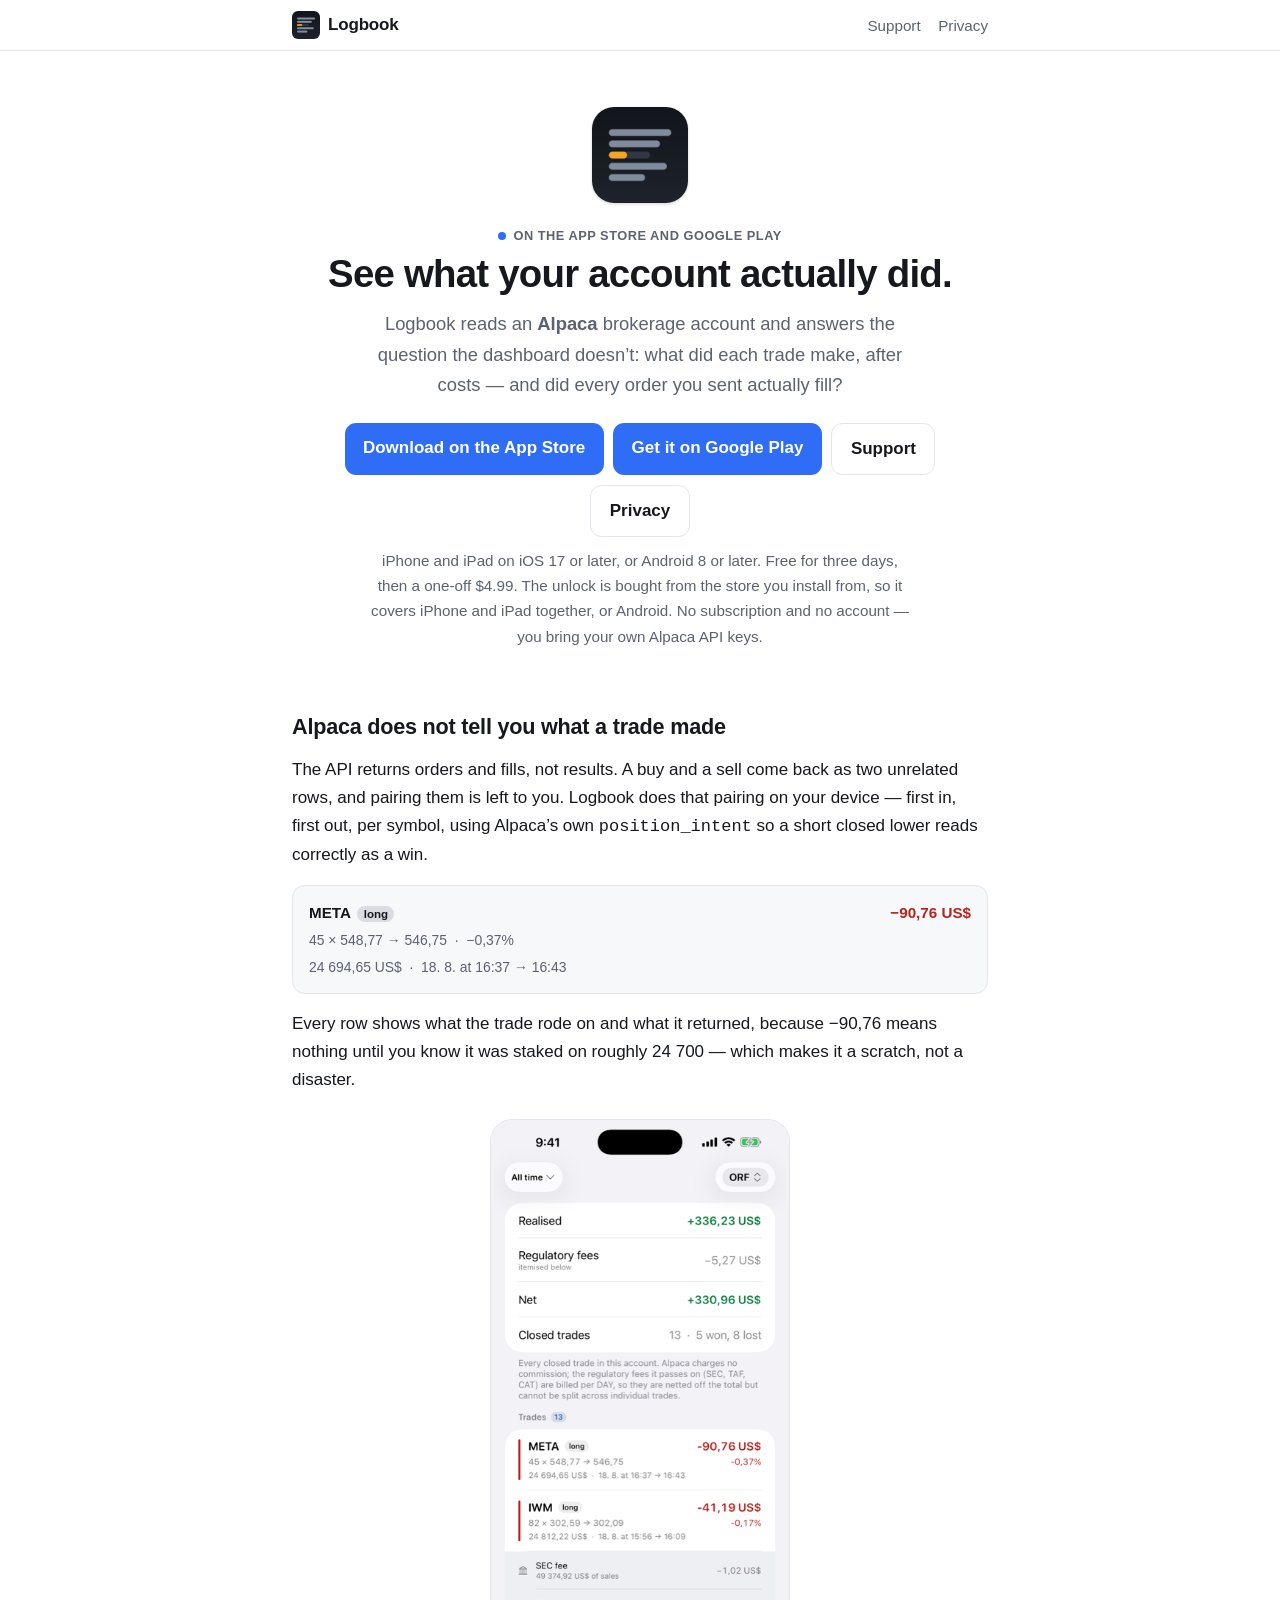
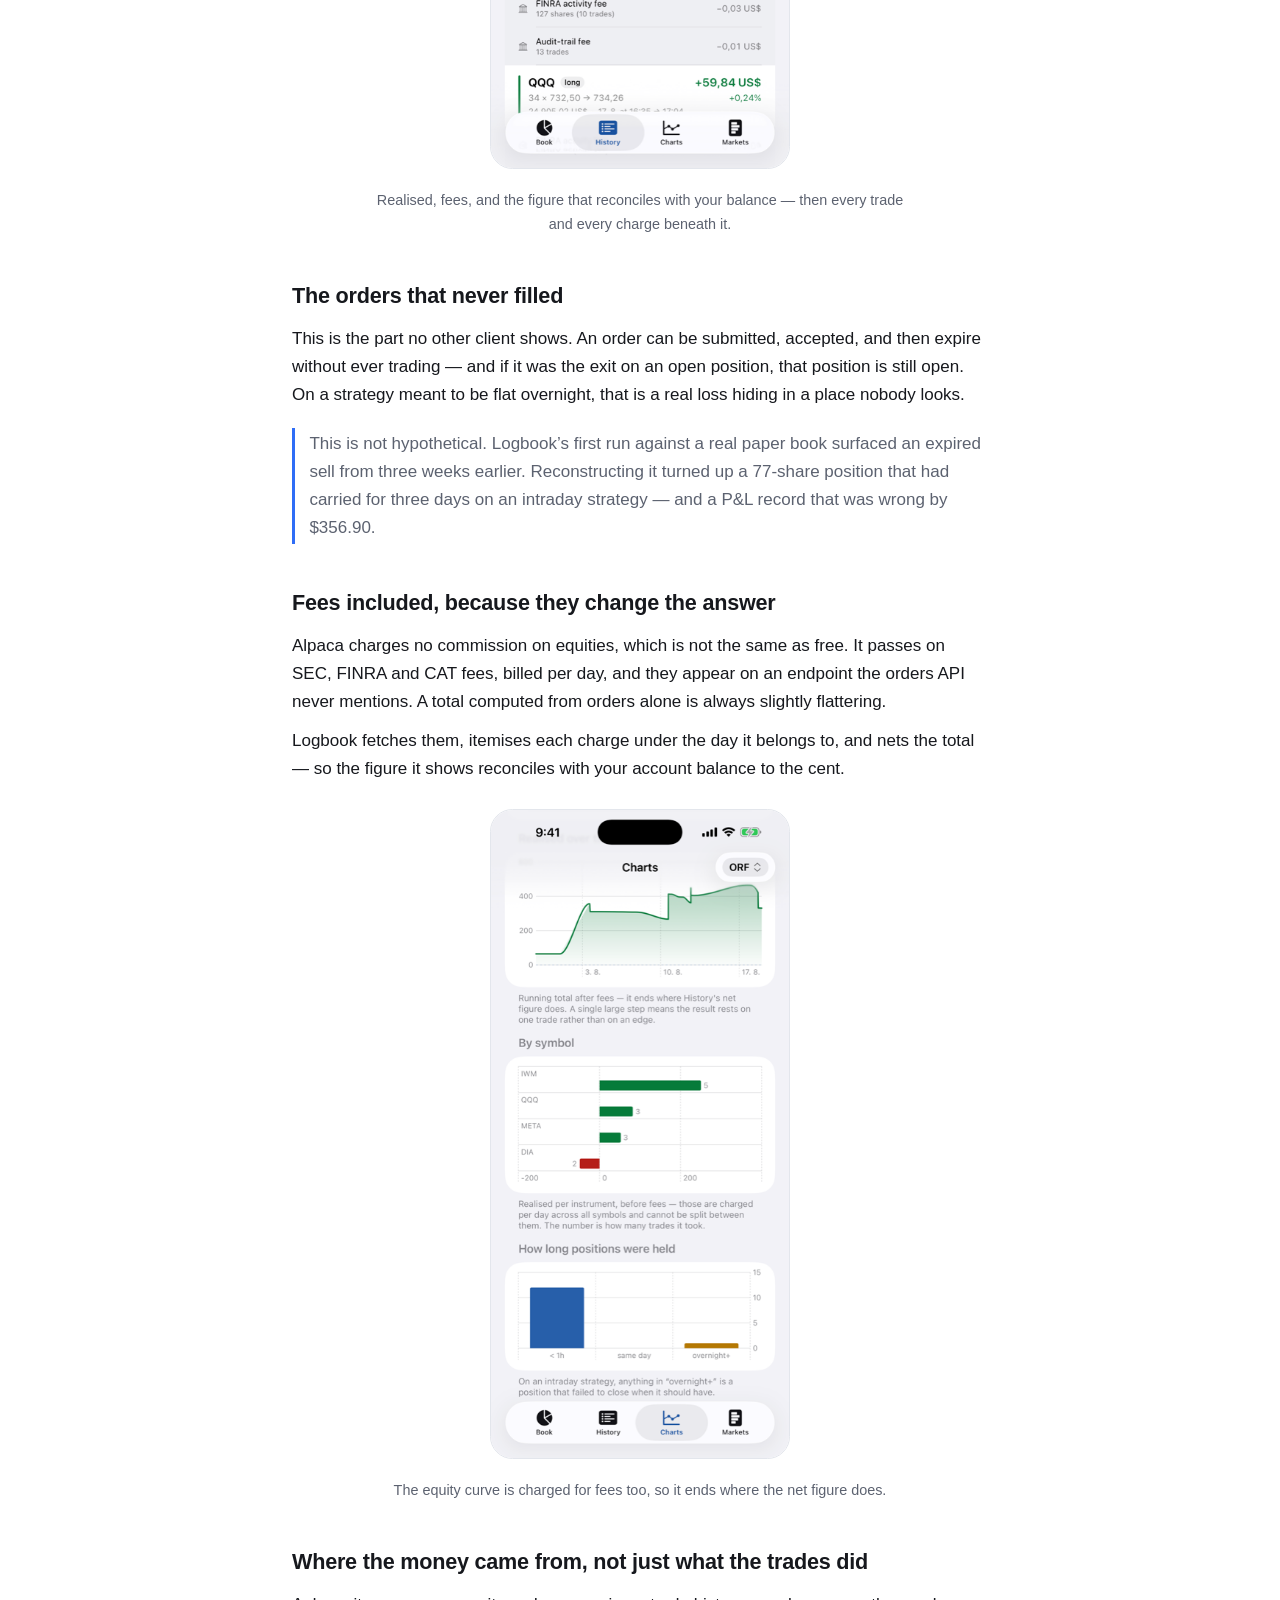
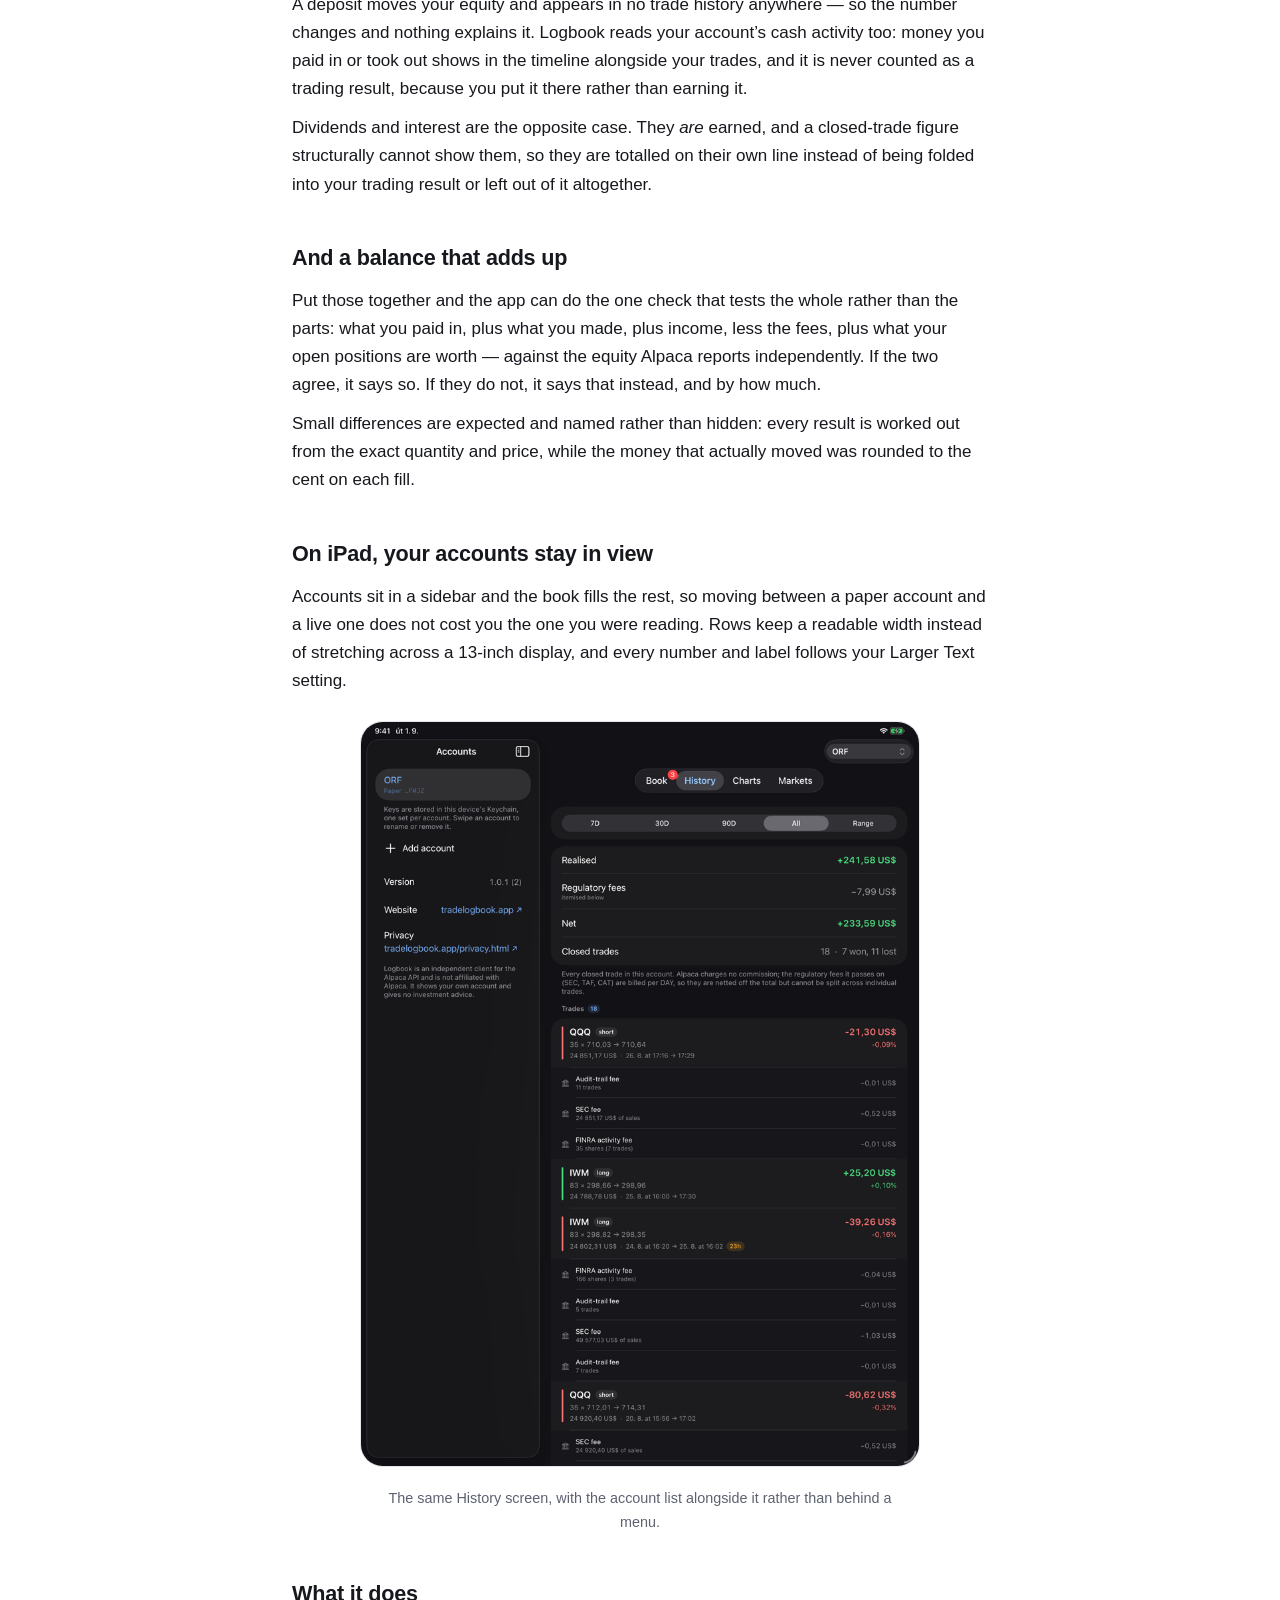
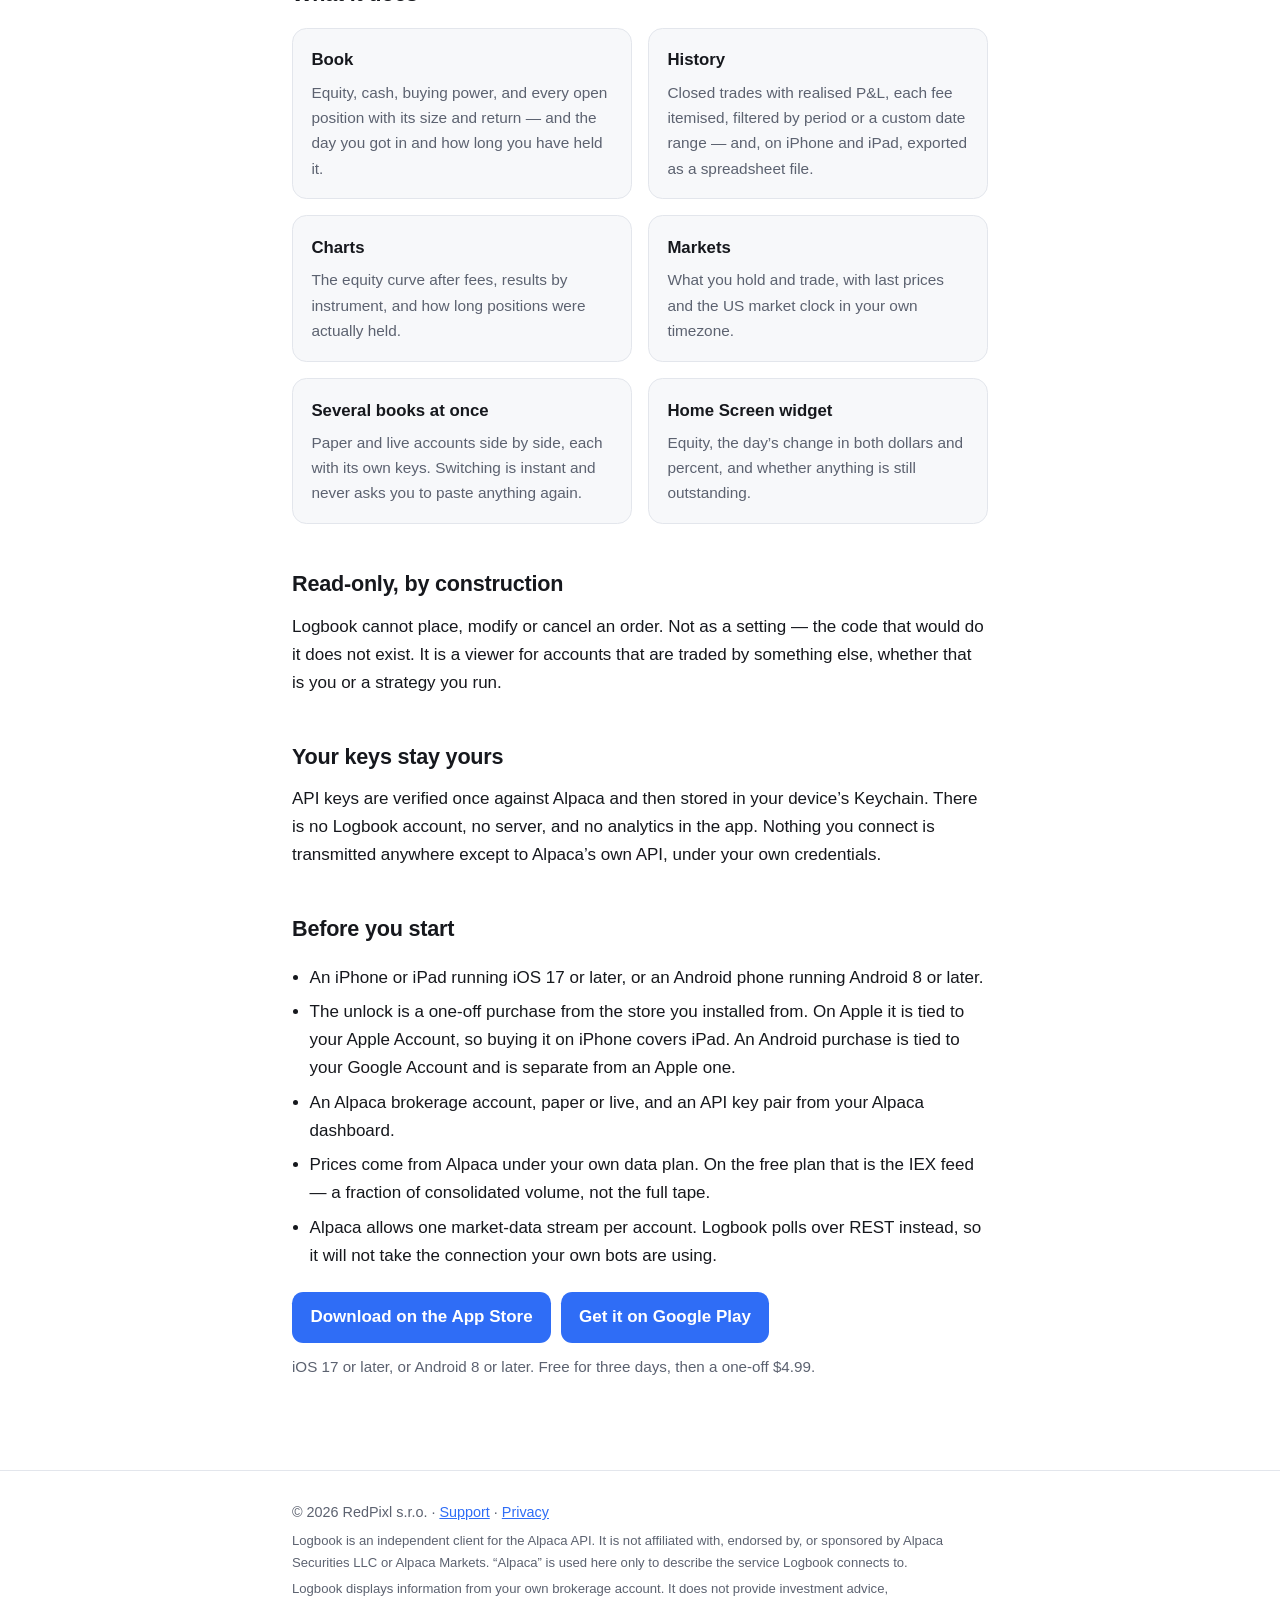
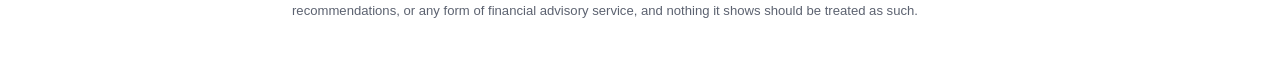
<file: index.html>
<!doctype html>
<html lang="en">
<head>
<meta charset="utf-8">
<meta name="viewport" content="width=device-width, initial-scale=1">
<title>Logbook — see what your Alpaca account actually did</title>
<meta name="description" content="An iOS and Android client for Alpaca that computes realised P&amp;L trade by trade, nets the regulatory fees, and shows the orders that were submitted and never filled. Your API keys stay in your device's Keychain. No account, no subscription.">
<link rel="icon" href="/favicon-32.png" sizes="32x32">
<link rel="icon" href="/icon-512.png" sizes="512x512">
<link rel="apple-touch-icon" href="/apple-touch-icon.png">
<meta name="theme-color" content="#2f6df6">
<link rel="canonical" href="https://tradelogbook.app/">
<meta property="og:type" content="website">
<meta property="og:site_name" content="Logbook">
<meta property="og:url" content="https://tradelogbook.app/">
<meta property="og:title" content="Logbook — see what your Alpaca account actually did">
<meta property="og:description" content="Realised P&amp;L trade by trade, net of fees, plus the orders that never filled. Read-only. Your keys never leave your device.">
<meta property="og:image" content="https://tradelogbook.app/og-image.png">
<meta property="og:image:width" content="1200">
<meta property="og:image:height" content="630">
<meta property="og:image:alt" content="Logbook for Alpaca — the History screen showing realised P&amp;L, regulatory fees itemised, and net.">
<meta name="twitter:card" content="summary_large_image">
<meta name="twitter:image" content="https://tradelogbook.app/og-image.png">
<script type="application/ld+json">
{
  "@context": "https://schema.org",
  "@type": "SoftwareApplication",
  "name": "Logbook",
  "applicationCategory": "FinanceApplication",
  "alternateName": "Logbook for Alpaca",
  "operatingSystem": "iOS 17+, iPadOS 17+, Android 8+",
  "applicationSubCategory": "Trading journal",
  "keywords": "Alpaca, Alpaca Markets, Alpaca API, Alpaca trading journal, trade journal, trading journal, realised P&L, realized P&L, profit and loss, brokerage account, algorithmic trading, algo trading, paper trading, order reconciliation, unfilled orders, regulatory fees, SEC Section 31, FINRA TAF",
  "featureList": [
    "Realised profit and loss for an Alpaca account, computed trade by trade",
    "Regulatory fees (SEC Section 31, FINRA TAF, CAT) itemised and netted off",
    "Orders that were submitted to Alpaca and never filled",
    "Equity curve, results by instrument, and hold-time distribution",
    "Multiple Alpaca paper and live accounts, kept separate",
    "Read-only: it cannot place, modify or cancel an order",
    "Deposits, withdrawals, dividends and interest shown alongside your trades",
    "Reconciliation: funding plus realised plus income less fees, checked against your balance",
    "When each open position was opened and how long it has been held",
    "Export closed trades as a CSV, with the orders that opened and closed each trade (iPhone and iPad; coming to Android)",
    "Buying power labelled with what it measures: day trading, margin or cash (iPhone and iPad; coming to Android)",
    "Built for iPad, with accounts in a sidebar beside the book",
    "Dynamic Type: every number and label follows the system text size"
  ],
  "description": "A read-only iOS and Android client for Alpaca brokerage accounts: realised profit and loss computed trade by trade and regulatory fees netted — and deposits and income shown alongside the trades and a reconciliation of your balance against what the account actually did.",
  "url": "https://tradelogbook.app/",
  "image": "https://tradelogbook.app/icon-512.png",
  "offers": [
    {
      "@type": "Offer",
      "name": "Download",
      "description": "Free to download, with a three-day trial of everything.",
      "price": "0",
      "priceCurrency": "USD",
      "availability": "https://schema.org/InStock"
    },
    {
      "@type": "Offer",
      "name": "Logbook unlock",
      "description": "One-off in-app purchase after the three-day trial. Not a subscription.",
      "category": "In-app purchase",
      "price": "4.99",
      "priceCurrency": "USD",
      "availability": "https://schema.org/InStock"
    }
  ]
}
</script>
<link rel="stylesheet" href="style.css?v=ea60907b">
</head>
<body>
<header><div class="wrap">
  <a class="mark" href="/"><img src="/icon-96.png" alt="" width="28" height="28">Logbook</a>
  <nav><a href="/support.html">Support</a><a href="/privacy.html">Privacy</a></nav>
</div></header>

<main class="wrap">
<div class="hero">
  <img class="appicon" src="/icon-512.png" alt="" width="96" height="96">
  <p class="status"><span class="dot" aria-hidden="true"></span>On the App Store and Google Play</p>
  <h1>See what your account actually did.</h1>
  <p class="lede">Logbook reads an <strong>Alpaca</strong> brokerage account and answers the question the dashboard doesn’t: what did each trade make, after costs — and did every order you sent actually fill?</p>
  <p class="cta">
    <!-- Country-agnostic /app/id… deliberately: Apple redirects it to the
         visitor's own storefront. A hardcoded /de/ or /us/ link sends everyone
         else through a country switch they did not ask for. -->
    <a class="primary" href="https://apps.apple.com/app/id6803156999">Download on the App Store</a>
    <!-- Play needs no country handling: one URL, Google resolves the storefront
         from the signed-in account. The ?id= form is the canonical one. -->
    <a class="primary" href="https://play.google.com/store/apps/details?id=app.tradelogbook.logbook">Get it on Google Play</a>
    <a class="ghost" href="/support.html">Support</a>
    <a class="ghost" href="/privacy.html">Privacy</a>
  </p>
  <p class="hero-note">iPhone and iPad on iOS 17 or later, or Android 8 or later. Free for three days, then a one-off $4.99. The unlock is bought from the store you install from, so it covers iPhone and iPad together, or Android. No subscription and no account — you bring your own Alpaca API keys.</p>
</div>

<h2>Alpaca does not tell you what a trade made</h2>
<p>The API returns orders and fills, not results. A buy and a sell come back as two unrelated rows, and pairing them is left to you. Logbook does that pairing on your device — first in, first out, per symbol, using Alpaca’s own <code>position_intent</code> so a short closed lower reads correctly as a win.</p>

<div class="row">
  <div class="top"><span><span class="sym">META</span><span class="tag">long</span></span><span class="pl down">−90,76 US$</span></div>
  <div class="meta">45 × 548,77 → 546,75 &nbsp;·&nbsp; −0,37%</div>
  <div class="meta">24 694,65 US$ &nbsp;·&nbsp; 18. 8. at 16:37 → 16:43</div>
</div>

<p>Every row shows what the trade rode on and what it returned, because −90,76 means nothing until you know it was staked on roughly 24 700 — which makes it a scratch, not a disaster.</p>

<figure class="shot">
  <img src="/screens/history.png" alt="Logbook's History screen: realised +336,23 US$, regulatory fees −5,27 US$, net +330,96 US$, then closed trades with each fee itemised under the day it was charged." width="405" height="880" loading="lazy">
  <figcaption>Realised, fees, and the figure that reconciles with your balance — then every trade and every charge beneath it.</figcaption>
</figure>

<h2>The orders that never filled</h2>
<p>This is the part no other client shows. An order can be submitted, accepted, and then expire without ever trading — and if it was the exit on an open position, that position is still open. On a strategy meant to be flat overnight, that is a real loss hiding in a place nobody looks.</p>
<p class="note">This is not hypothetical. Logbook’s first run against a real paper book surfaced an expired sell from three weeks earlier. Reconstructing it turned up a 77-share position that had carried for three days on an intraday strategy — and a P&amp;L record that was wrong by $356.90.</p>

<h2>Fees included, because they change the answer</h2>
<p>Alpaca charges no commission on equities, which is not the same as free. It passes on SEC, FINRA and CAT fees, billed per day, and they appear on an endpoint the orders API never mentions. A total computed from orders alone is always slightly flattering.</p>
<p>Logbook fetches them, itemises each charge under the day it belongs to, and nets the total — so the figure it shows reconciles with your account balance to the cent.</p>

<figure class="shot">
  <img src="/screens/charts.png" alt="Logbook's Charts screen: a cumulative realised curve after fees, results by instrument, and how long positions were held." width="405" height="880" loading="lazy">
  <figcaption>The equity curve is charged for fees too, so it ends where the net figure does.</figcaption>
</figure>

<h2>Where the money came from, not just what the trades did</h2>
<p>A deposit moves your equity and appears in no trade history anywhere — so the number changes and nothing explains it. Logbook reads your account&rsquo;s cash activity too: money you paid in or took out shows in the timeline alongside your trades, and it is never counted as a trading result, because you put it there rather than earning it.</p>
<p>Dividends and interest are the opposite case. They <em>are</em> earned, and a closed-trade figure structurally cannot show them, so they are totalled on their own line instead of being folded into your trading result or left out of it altogether.</p>

<h2>And a balance that adds up</h2>
<p>Put those together and the app can do the one check that tests the whole rather than the parts: what you paid in, plus what you made, plus income, less the fees, plus what your open positions are worth &mdash; against the equity Alpaca reports independently. If the two agree, it says so. If they do not, it says that instead, and by how much.</p>
<p>Small differences are expected and named rather than hidden: every result is worked out from the exact quantity and price, while the money that actually moved was rounded to the cent on each fill.</p>

<h2>On iPad, your accounts stay in view</h2>
<p>Accounts sit in a sidebar and the book fills the rest, so moving between a paper account and a live one does not cost you the one you were reading. Rows keep a readable width instead of stretching across a 13-inch display, and every number and label follows your Larger Text setting.</p>

<figure class="shot wide">
  <img src="/screens/ipad-history.png" alt="Logbook on iPad: an accounts sidebar on the left, and the History screen on the right showing realised profit, regulatory fees, the net figure and the closed trades beneath it." width="840" height="1120" loading="lazy">
  <figcaption>The same History screen, with the account list alongside it rather than behind a menu.</figcaption>
</figure>

<h2>What it does</h2>
<div class="grid">
  <div class="card"><h3>Book</h3><p>Equity, cash, buying power, and every open position with its size and return — and the day you got in and how long you have held it.</p></div>
  <div class="card"><h3>History</h3><p>Closed trades with realised P&amp;L, each fee itemised, filtered by period or a custom date range — and, on iPhone and iPad, exported as a spreadsheet file.</p></div>
  <div class="card"><h3>Charts</h3><p>The equity curve after fees, results by instrument, and how long positions were actually held.</p></div>
  <div class="card"><h3>Markets</h3><p>What you hold and trade, with last prices and the US market clock in your own timezone.</p></div>
  <div class="card"><h3>Several books at once</h3><p>Paper and live accounts side by side, each with its own keys. Switching is instant and never asks you to paste anything again.</p></div>
  <div class="card"><h3>Home Screen widget</h3><p>Equity, the day’s change in both dollars and percent, and whether anything is still outstanding.</p></div>
</div>

<h2>Read-only, by construction</h2>
<p>Logbook cannot place, modify or cancel an order. Not as a setting — the code that would do it does not exist. It is a viewer for accounts that are traded by something else, whether that is you or a strategy you run.</p>

<h2>Your keys stay yours</h2>
<p>API keys are verified once against Alpaca and then stored in your device’s Keychain. There is no Logbook account, no server, and no analytics in the app. Nothing you connect is transmitted anywhere except to Alpaca’s own API, under your own credentials.</p>

<h2>Before you start</h2>
<ul>
  <li>An iPhone or iPad running iOS 17 or later, or an Android phone running Android 8 or later.</li>
  <li>The unlock is a one-off purchase from the store you installed from. On Apple it is tied to your Apple Account, so buying it on iPhone covers iPad. An Android purchase is tied to your Google Account and is separate from an Apple one.</li>
  <li>An Alpaca brokerage account, paper or live, and an API key pair from your Alpaca dashboard.</li>
  <li>Prices come from Alpaca under your own data plan. On the free plan that is the IEX feed — a fraction of consolidated volume, not the full tape.</li>
  <li>Alpaca allows one market-data stream per account. Logbook polls over REST instead, so it will not take the connection your own bots are using.</li>
</ul>

<!-- Second entry point. By the time anyone has read this far the hero button is
     a long way back up the page, and this is the point where they have their
     answer. Same country-agnostic /app/id… link as the hero: Apple redirects it
     to the visitor's own storefront. -->
<p class="cta">
  <a class="primary" href="https://apps.apple.com/app/id6803156999">Download on the App Store</a>
  <a class="primary" href="https://play.google.com/store/apps/details?id=app.tradelogbook.logbook">Get it on Google Play</a>
</p>
<p class="hero-note">iOS 17 or later, or Android 8 or later. Free for three days, then a one-off $4.99.</p>
</main>

<footer><div class="wrap">
<p>© 2026 RedPixl s.r.o. · <a href="/support.html">Support</a> · <a href="/privacy.html">Privacy</a></p>
<p class="fineprint">Logbook is an independent client for the Alpaca API. It is not affiliated with, endorsed by, or sponsored by Alpaca Securities LLC or Alpaca Markets. “Alpaca” is used here only to describe the service Logbook connects to.</p>
<p class="fineprint">Logbook displays information from your own brokerage account. It does not provide investment advice, recommendations, or any form of financial advisory service, and nothing it shows should be treated as such.</p>
</div></footer>
<!-- Cloudflare Web Analytics — cookieless, no cross-site tracking. Disclosed in /privacy.html -->
<script type='module' src='https://static.cloudflareinsights.com/beacon.min.js' data-cf-beacon='{"token": "aeba1ae7e7864e51996d0f62d4f0fa8f"}'></script>
</body>
</html>
</file>
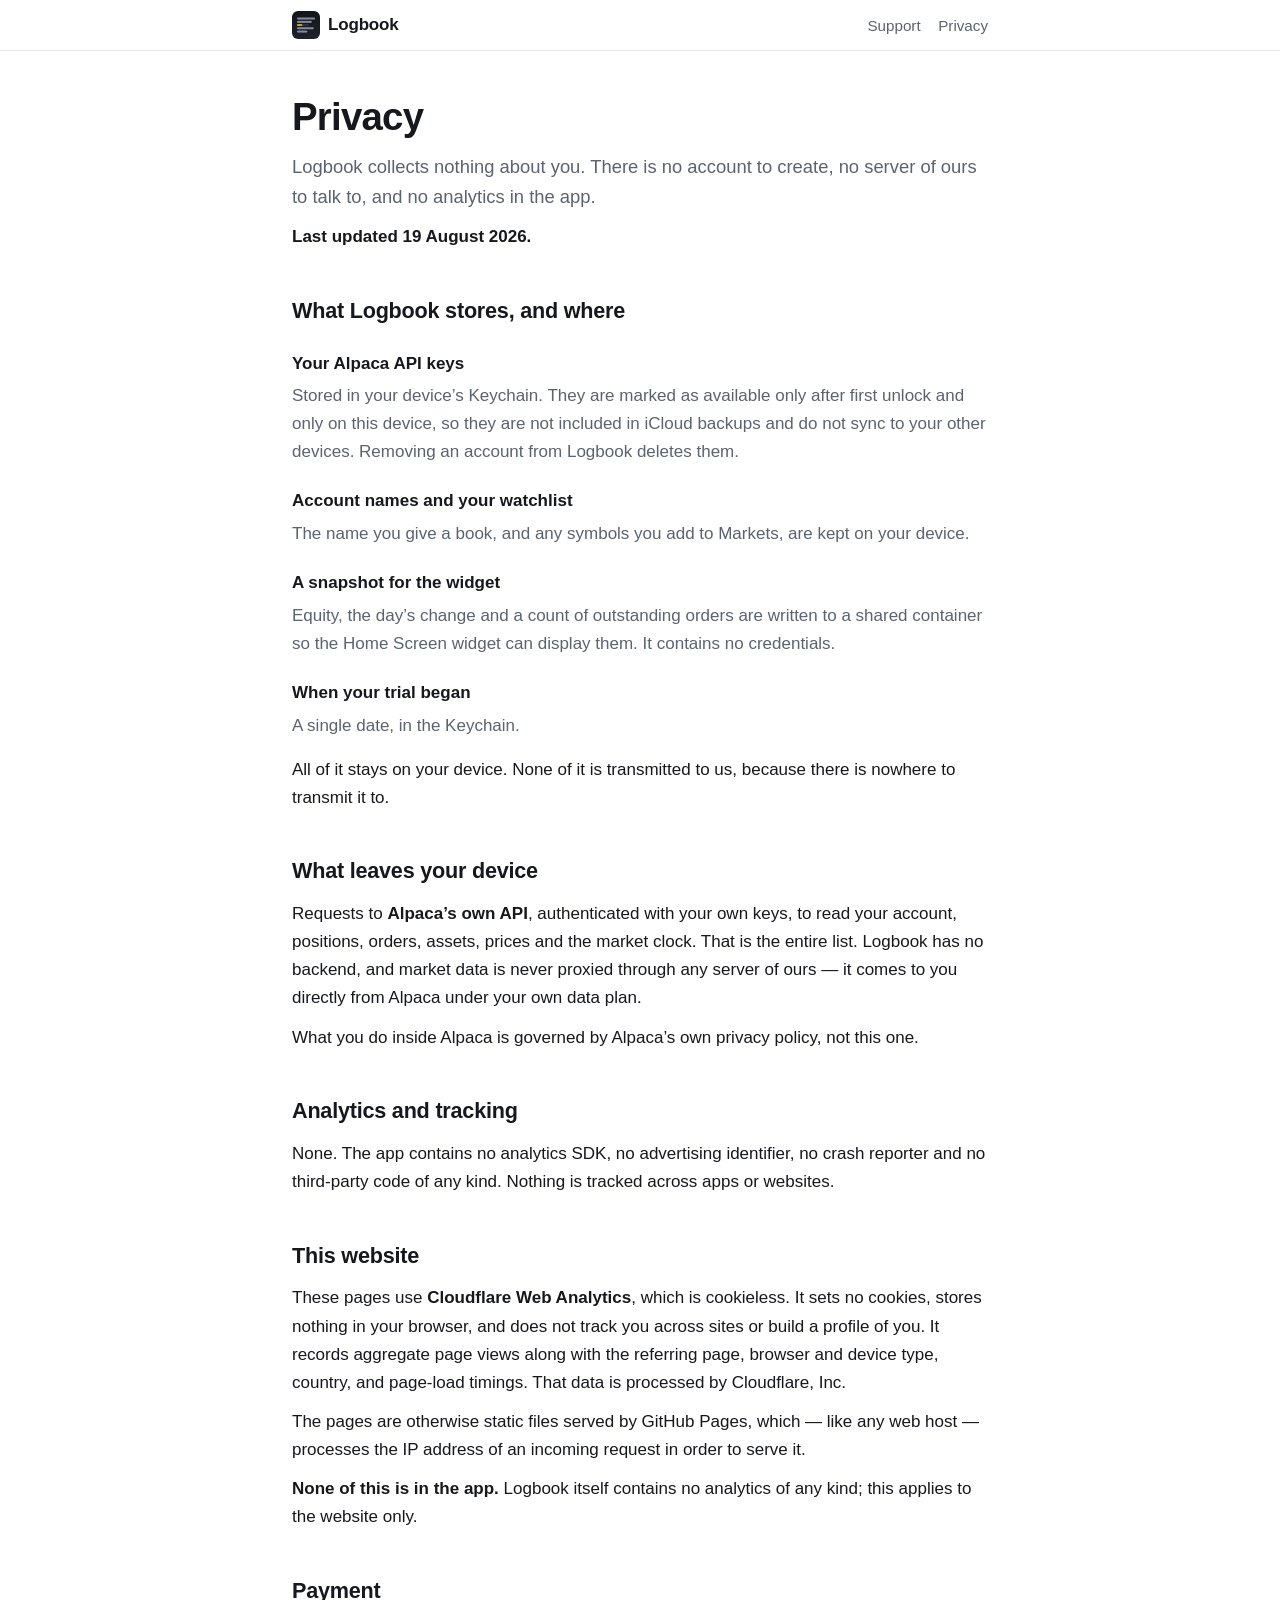
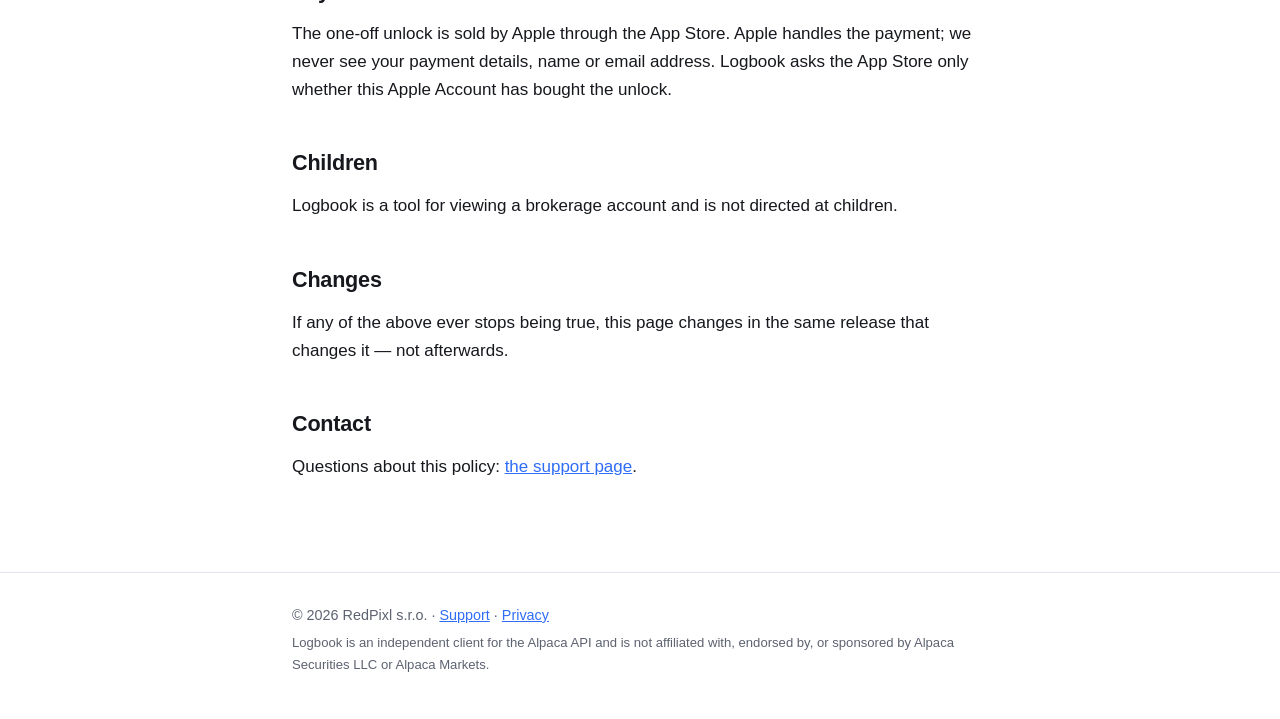
<file: privacy.html>
<!doctype html>
<html lang="en">
<head>
<meta charset="utf-8">
<meta name="viewport" content="width=device-width, initial-scale=1">
<title>Privacy — Logbook</title>
<meta name="description" content="Logbook collects nothing. No account, no server, no analytics. Your Alpaca API keys are stored in your device's Keychain and sent only to Alpaca.">
<link rel="icon" href="/favicon-32.png" sizes="32x32">
<link rel="apple-touch-icon" href="/apple-touch-icon.png">
<meta name="theme-color" content="#2f6df6">
<link rel="canonical" href="https://tradelogbook.app/privacy.html">
<meta property="og:type" content="website">
<meta property="og:site_name" content="Logbook">
<meta property="og:title" content="Privacy — Logbook for Alpaca">
<meta property="og:description" content="Logbook stores your Alpaca API keys in your device Keychain. No backend, no account, nothing collected.">
<meta property="og:image" content="https://tradelogbook.app/og-image.png">
<meta property="og:image:width" content="1200">
<meta property="og:image:height" content="630">
<meta name="twitter:card" content="summary_large_image">
<meta name="twitter:image" content="https://tradelogbook.app/og-image.png">
<link rel="stylesheet" href="style.css?v=ea60907b">
</head>
<body>
<header><div class="wrap">
  <a class="mark" href="/"><img src="/icon-96.png" alt="" width="28" height="28">Logbook</a>
  <nav><a href="/support.html">Support</a><a href="/privacy.html">Privacy</a></nav>
</div></header>

<main class="wrap">
<h1>Privacy</h1>
<p class="lede">Logbook collects nothing about you. There is no account to create, no server of ours to talk to, and no analytics in the app.</p>
<p><strong>Last updated 19 August 2026.</strong></p>

<h2>What Logbook stores, and where</h2>
<dl>
  <dt>Your Alpaca API keys</dt>
  <dd>Stored in your device’s Keychain. They are marked as available only after first unlock and only on this device, so they are not included in iCloud backups and do not sync to your other devices. Removing an account from Logbook deletes them.</dd>

  <dt>Account names and your watchlist</dt>
  <dd>The name you give a book, and any symbols you add to Markets, are kept on your device.</dd>

  <dt>A snapshot for the widget</dt>
  <dd>Equity, the day’s change and a count of outstanding orders are written to a shared container so the Home Screen widget can display them. It contains no credentials.</dd>

  <dt>When your trial began</dt>
  <dd>A single date, in the Keychain.</dd>
</dl>
<p>All of it stays on your device. None of it is transmitted to us, because there is nowhere to transmit it to.</p>

<h2>What leaves your device</h2>
<p>Requests to <strong>Alpaca’s own API</strong>, authenticated with your own keys, to read your account, positions, orders, assets, prices and the market clock. That is the entire list. Logbook has no backend, and market data is never proxied through any server of ours — it comes to you directly from Alpaca under your own data plan.</p>
<p>What you do inside Alpaca is governed by Alpaca’s own privacy policy, not this one.</p>

<h2>Analytics and tracking</h2>
<p>None. The app contains no analytics SDK, no advertising identifier, no crash reporter and no third-party code of any kind. Nothing is tracked across apps or websites.</p>

<h2>This website</h2>
<p>These pages use <strong>Cloudflare Web Analytics</strong>, which is cookieless. It sets no cookies, stores nothing in your browser, and does not track you across sites or build a profile of you. It records aggregate page views along with the referring page, browser and device type, country, and page-load timings. That data is processed by Cloudflare, Inc.</p>
<p>The pages are otherwise static files served by GitHub Pages, which — like any web host — processes the IP address of an incoming request in order to serve it.</p>
<p><strong>None of this is in the app.</strong> Logbook itself contains no analytics of any kind; this applies to the website only.</p>

<h2>Payment</h2>
<p>The one-off unlock is sold by Apple through the App Store. Apple handles the payment; we never see your payment details, name or email address. Logbook asks the App Store only whether this Apple Account has bought the unlock.</p>

<h2>Children</h2>
<p>Logbook is a tool for viewing a brokerage account and is not directed at children.</p>

<h2>Changes</h2>
<p>If any of the above ever stops being true, this page changes in the same release that changes it — not afterwards.</p>

<h2>Contact</h2>
<p>Questions about this policy: <a href="/support.html">the support page</a>.</p>
</main>

<footer><div class="wrap">
<p>© 2026 RedPixl s.r.o. · <a href="/support.html">Support</a> · <a href="/privacy.html">Privacy</a></p>
<p class="fineprint">Logbook is an independent client for the Alpaca API and is not affiliated with, endorsed by, or sponsored by Alpaca Securities LLC or Alpaca Markets.</p>
</div></footer>
<!-- Cloudflare Web Analytics — cookieless, no cross-site tracking. Disclosed in /privacy.html -->
<script type='module' src='https://static.cloudflareinsights.com/beacon.min.js' data-cf-beacon='{"token": "aeba1ae7e7864e51996d0f62d4f0fa8f"}'></script>
</body>
</html>
</file>
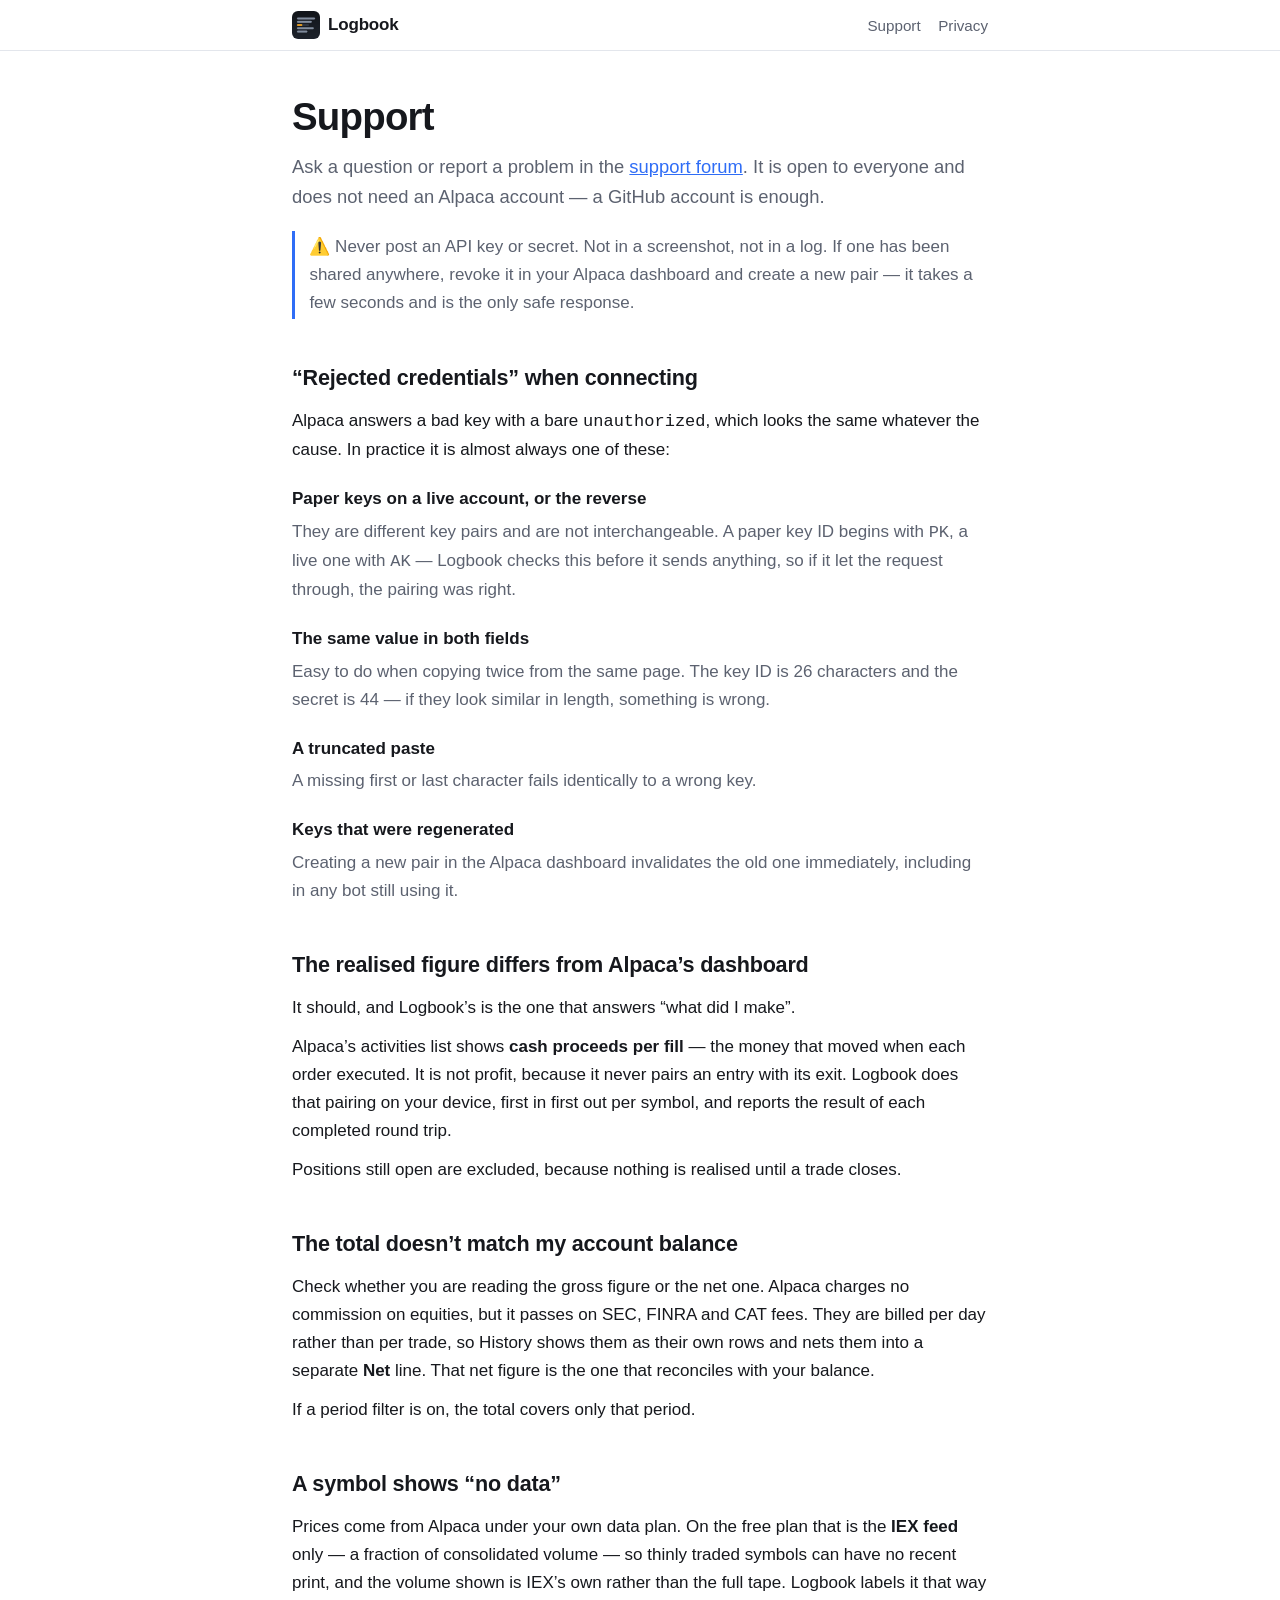
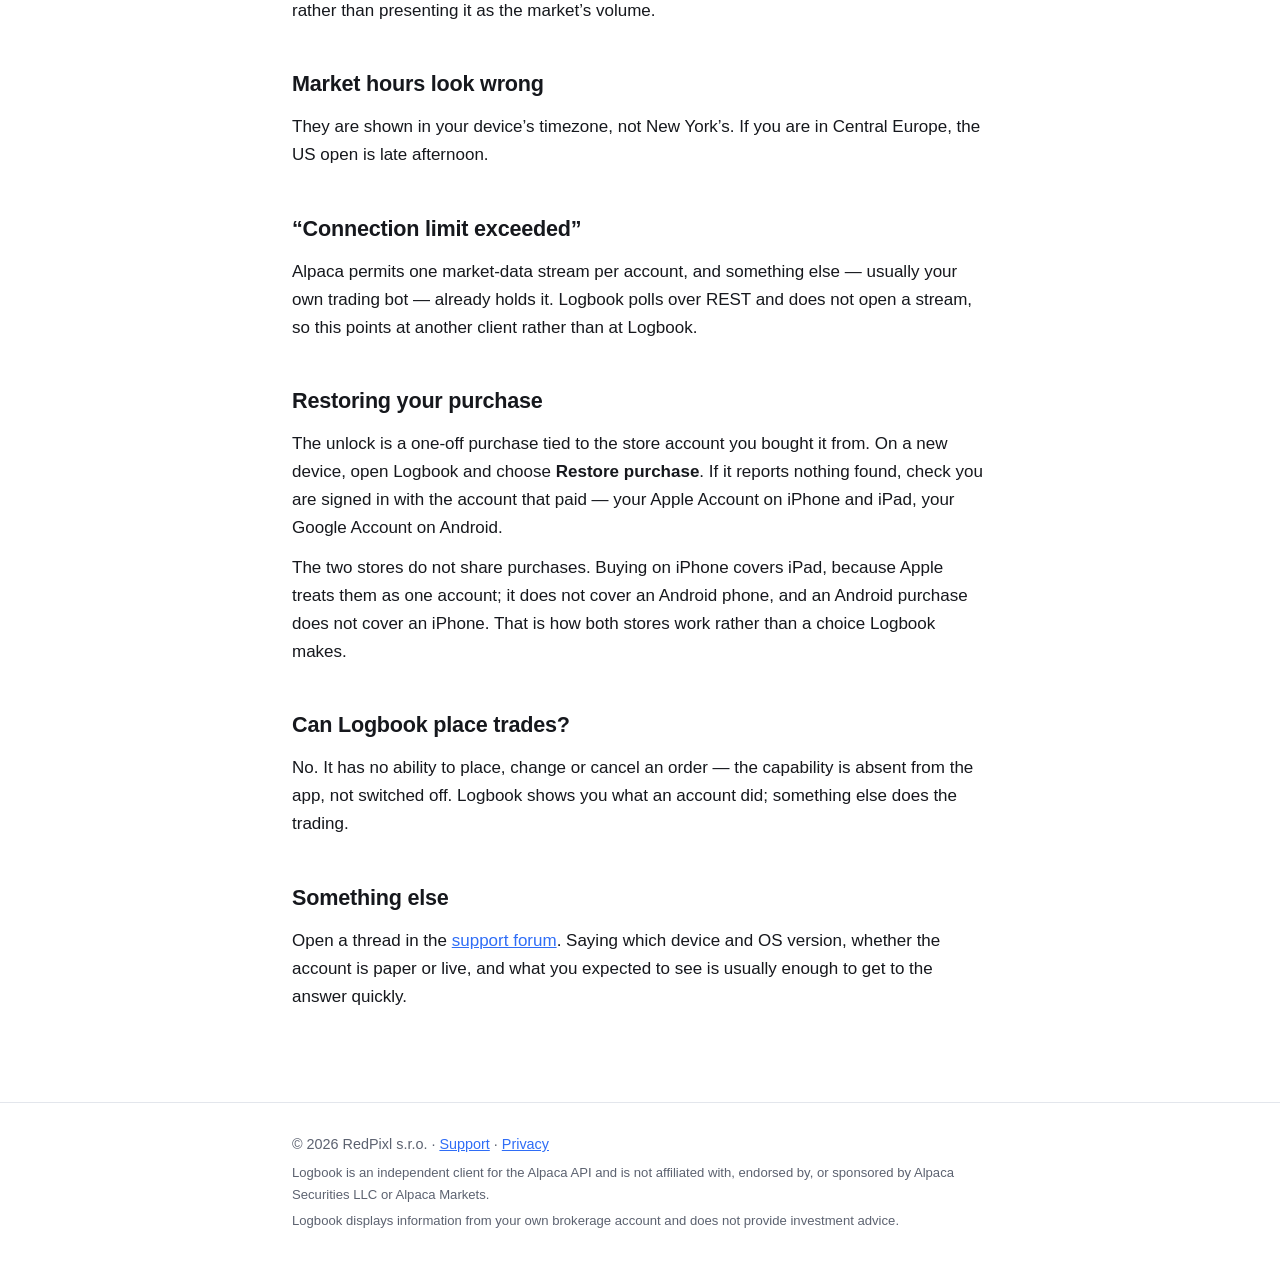
<file: support.html>
<!doctype html>
<html lang="en">
<head>
<meta charset="utf-8">
<meta name="viewport" content="width=device-width, initial-scale=1">
<title>Support — Logbook</title>
<meta name="description" content="Help for Logbook: connection problems, why realised P&amp;L differs from Alpaca's dashboard, missing prices, and the market clock.">
<link rel="icon" href="/favicon-32.png" sizes="32x32">
<link rel="apple-touch-icon" href="/apple-touch-icon.png">
<meta name="theme-color" content="#2f6df6">
<link rel="canonical" href="https://tradelogbook.app/support.html">
<meta property="og:type" content="website">
<meta property="og:site_name" content="Logbook">
<meta property="og:title" content="Support — Logbook for Alpaca">
<meta property="og:description" content="Support for Logbook, the read-only iOS and Android client for Alpaca brokerage accounts.">
<meta property="og:image" content="https://tradelogbook.app/og-image.png">
<meta property="og:image:width" content="1200">
<meta property="og:image:height" content="630">
<meta name="twitter:card" content="summary_large_image">
<meta name="twitter:image" content="https://tradelogbook.app/og-image.png">
<link rel="stylesheet" href="style.css?v=ea60907b">
</head>
<body>
<header><div class="wrap">
  <a class="mark" href="/"><img src="/icon-96.png" alt="" width="28" height="28">Logbook</a>
  <nav><a href="/support.html">Support</a><a href="/privacy.html">Privacy</a></nav>
</div></header>

<main class="wrap">
<h1>Support</h1>
<p class="lede">Ask a question or report a problem in the <a href="https://github.com/jirivatka/Logbook-Support/discussions">support forum</a>. It is open to everyone and does not need an Alpaca account — a GitHub account is enough.</p>
<p class="note">⚠️ Never post an API key or secret. Not in a screenshot, not in a log. If one has been shared anywhere, revoke it in your Alpaca dashboard and create a new pair — it takes a few seconds and is the only safe response.</p>

<h2>“Rejected credentials” when connecting</h2>
<p>Alpaca answers a bad key with a bare <code>unauthorized</code>, which looks the same whatever the cause. In practice it is almost always one of these:</p>
<dl>
  <dt>Paper keys on a live account, or the reverse</dt>
  <dd>They are different key pairs and are not interchangeable. A paper key ID begins with <code>PK</code>, a live one with <code>AK</code> — Logbook checks this before it sends anything, so if it let the request through, the pairing was right.</dd>

  <dt>The same value in both fields</dt>
  <dd>Easy to do when copying twice from the same page. The key ID is 26 characters and the secret is 44 — if they look similar in length, something is wrong.</dd>

  <dt>A truncated paste</dt>
  <dd>A missing first or last character fails identically to a wrong key.</dd>

  <dt>Keys that were regenerated</dt>
  <dd>Creating a new pair in the Alpaca dashboard invalidates the old one immediately, including in any bot still using it.</dd>
</dl>

<h2>The realised figure differs from Alpaca’s dashboard</h2>
<p>It should, and Logbook’s is the one that answers “what did I make”.</p>
<p>Alpaca’s activities list shows <strong>cash proceeds per fill</strong> — the money that moved when each order executed. It is not profit, because it never pairs an entry with its exit. Logbook does that pairing on your device, first in first out per symbol, and reports the result of each completed round trip.</p>
<p>Positions still open are excluded, because nothing is realised until a trade closes.</p>

<h2>The total doesn’t match my account balance</h2>
<p>Check whether you are reading the gross figure or the net one. Alpaca charges no commission on equities, but it passes on SEC, FINRA and CAT fees. They are billed per day rather than per trade, so History shows them as their own rows and nets them into a separate <strong>Net</strong> line. That net figure is the one that reconciles with your balance.</p>
<p>If a period filter is on, the total covers only that period.</p>

<h2>A symbol shows “no data”</h2>
<p>Prices come from Alpaca under your own data plan. On the free plan that is the <strong>IEX feed</strong> only — a fraction of consolidated volume — so thinly traded symbols can have no recent print, and the volume shown is IEX’s own rather than the full tape. Logbook labels it that way rather than presenting it as the market’s volume.</p>

<h2>Market hours look wrong</h2>
<p>They are shown in your device’s timezone, not New York’s. If you are in Central Europe, the US open is late afternoon.</p>

<h2>“Connection limit exceeded”</h2>
<p>Alpaca permits one market-data stream per account, and something else — usually your own trading bot — already holds it. Logbook polls over REST and does not open a stream, so this points at another client rather than at Logbook.</p>

<h2>Restoring your purchase</h2>
<p>The unlock is a one-off purchase tied to the store account you bought it from. On a new device, open Logbook and choose <strong>Restore purchase</strong>. If it reports nothing found, check you are signed in with the account that paid — your Apple Account on iPhone and iPad, your Google Account on Android.</p>
<p>The two stores do not share purchases. Buying on iPhone covers iPad, because Apple treats them as one account; it does not cover an Android phone, and an Android purchase does not cover an iPhone. That is how both stores work rather than a choice Logbook makes.</p>

<h2>Can Logbook place trades?</h2>
<p>No. It has no ability to place, change or cancel an order — the capability is absent from the app, not switched off. Logbook shows you what an account did; something else does the trading.</p>

<h2>Something else</h2>
<p>Open a thread in the <a href="https://github.com/jirivatka/Logbook-Support/discussions">support forum</a>. Saying which device and OS version, whether the account is paper or live, and what you expected to see is usually enough to get to the answer quickly.</p>
</main>

<footer><div class="wrap">
<p>© 2026 RedPixl s.r.o. · <a href="/support.html">Support</a> · <a href="/privacy.html">Privacy</a></p>
<p class="fineprint">Logbook is an independent client for the Alpaca API and is not affiliated with, endorsed by, or sponsored by Alpaca Securities LLC or Alpaca Markets.</p>
<p class="fineprint">Logbook displays information from your own brokerage account and does not provide investment advice.</p>
</div></footer>
<!-- Cloudflare Web Analytics — cookieless, no cross-site tracking. Disclosed in /privacy.html -->
<script type='module' src='https://static.cloudflareinsights.com/beacon.min.js' data-cf-beacon='{"token": "aeba1ae7e7864e51996d0f62d4f0fa8f"}'></script>
</body>
</html>
</file>
<file: style.css>
/* One stylesheet, no external assets — these pages must render if a CDN is
   blocked, and App Review fetches them from who-knows-where. */
:root {
  --ink: #16181d;
  --muted: #5c6270;
  --line: #e3e6ec;
  --bg: #ffffff;
  --accent: #2f6df6;
  --surface: #f7f8fa;
  --profit: #0f7a3d;
  --loss: #b3261e;
}
@media (prefers-color-scheme: dark) {
  :root {
    --ink: #e9ecf2; --muted: #9aa2b1; --line: #262a33;
    --bg: #0f1115; --accent: #6f9bff; --surface: #161920;
    --profit: #4ade80; --loss: #ff6b6b;
  }
}
* { box-sizing: border-box; }
body {
  margin: 0; background: var(--bg); color: var(--ink);
  font: 17px/1.65 -apple-system, BlinkMacSystemFont, "Segoe UI", Roboto, sans-serif;
  -webkit-text-size-adjust: 100%;
}
.wrap { max-width: 46rem; margin: 0 auto; padding: 2.5rem 1.25rem 5rem; }

header {
  position: sticky; top: 0; z-index: 20;
  border-bottom: 1px solid var(--line); background: var(--bg);
}
@supports (backdrop-filter: blur(1px)) {
  header {
    background: color-mix(in srgb, var(--bg) 80%, transparent);
    backdrop-filter: saturate(1.8) blur(14px);
    -webkit-backdrop-filter: saturate(1.8) blur(14px);
  }
}
header .wrap {
  display: flex; align-items: center; justify-content: space-between;
  gap: 1rem; padding: .7rem 1.25rem; flex-wrap: wrap;
}
.mark {
  display: inline-flex; align-items: center; gap: .5rem;
  font-weight: 650; color: var(--ink); text-decoration: none; letter-spacing: -.01em;
}
.mark img { border-radius: 6px; }
nav { display: flex; gap: 1.1rem; flex-wrap: wrap; }
nav a { color: var(--muted); text-decoration: none; font-size: .95rem; }
nav a:hover { color: var(--ink); }

h1 { font-size: 2.4rem; line-height: 1.15; letter-spacing: -.02em; margin: .2rem 0 .8rem; }
h2 { font-size: 1.35rem; letter-spacing: -.01em; margin: 2.6rem 0 .6rem; }
h3 { font-size: 1.05rem; margin: 1.6rem 0 .3rem; }
p { margin: .7rem 0; }
a { color: var(--accent); }
.lede { font-size: 1.15rem; color: var(--muted); }
.hero { padding: 1rem 0 .5rem; }

.status {
  display: inline-flex; align-items: center; gap: .45rem;
  font-size: .8rem; font-weight: 600; letter-spacing: .04em; text-transform: uppercase;
  color: var(--muted); margin: 0;
}
.status .dot {
  width: .5rem; height: .5rem; border-radius: 50%; background: var(--accent);
}

.cta { display: flex; gap: .6rem; flex-wrap: wrap; margin: 1.4rem 0 .4rem; }
.cta a {
  display: inline-block; padding: .7rem 1.15rem; border-radius: .7rem;
  text-decoration: none; font-weight: 600;
}
.cta .primary { background: var(--accent); color: #fff; }
.cta .ghost { border: 1px solid var(--line); color: var(--ink); }
.hero-note { color: var(--muted); font-size: .95rem; }

.grid { display: grid; gap: 1rem; grid-template-columns: 1fr; margin-top: 1rem; }
@media (min-width: 34rem) { .grid { grid-template-columns: 1fr 1fr; } }
.card {
  border: 1px solid var(--line); border-radius: .9rem;
  padding: 1.1rem 1.15rem; background: var(--surface);
}
.card h3 { margin-top: 0; }
.card p { margin: .35rem 0 0; color: var(--muted); font-size: .96rem; }

/* A sample row, so the page can SHOW the thing it is describing rather than
   only asserting it. Mirrors the app's own History row. */
.row {
  border: 1px solid var(--line); border-radius: .8rem; background: var(--surface);
  padding: .85rem 1rem; margin: 1rem 0; font-size: .95rem;
}
.row .top { display: flex; justify-content: space-between; align-items: baseline; gap: 1rem; }
.row .sym { font-weight: 650; }
.row .tag {
  font-size: .72rem; font-weight: 600; padding: .1rem .4rem; border-radius: 999px;
  background: color-mix(in srgb, var(--muted) 18%, transparent); margin-left: .4rem;
}
.row .pl { font-weight: 650; font-variant-numeric: tabular-nums; }
.row .down { color: var(--loss); }
.row .up { color: var(--profit); }
.row .meta { color: var(--muted); font-size: .87rem; margin-top: .25rem; font-variant-numeric: tabular-nums; }

.note {
  border-left: 3px solid var(--accent); padding: .1rem 0 .1rem .9rem;
  color: var(--muted); margin: 1.2rem 0;
}

dl { margin: 1rem 0; }
dt { font-weight: 620; margin-top: 1.3rem; }
dd { margin: .3rem 0 0; color: var(--muted); }

ul { padding-left: 1.1rem; }
li { margin: .4rem 0; }

table { border-collapse: collapse; width: 100%; margin: 1rem 0; font-size: .95rem; }
th, td { text-align: left; padding: .5rem .6rem; border-bottom: 1px solid var(--line); }
th { color: var(--muted); font-weight: 600; font-size: .85rem; }

footer { border-top: 1px solid var(--line); }
footer .wrap { padding: 1.6rem 1.25rem 2.4rem; }
footer p { color: var(--muted); font-size: .9rem; margin: .3rem 0; }
.fineprint { font-size: .82rem; }

/* Screenshots. Constrained rather than full-bleed: a phone screenshot blown up
   to the column width reads as a poster, and the point here is the detail.
   ⚠️ 300px, not the source file's 405px. Displaying a 405px asset at 405px is
   1x — soft on every Retina screen the site is actually read on. At 300 the
   same file lands at ~1.35x and is SHARPER while taking less of the page, so
   the reduction costs no detail and no extra bytes. Do not raise this back
   toward 405 without shipping a 2x asset to go with it. */
.shot { margin: 1.6rem 0 2rem; text-align: center; }
.shot img {
  max-width: 100%; height: auto; width: 300px;
  border: 1px solid var(--line); border-radius: 1.4rem;
}
/* iPad shots are landscape-ish next to the portrait phone ones — 300px would
   render the sidebar unreadable. max-width keeps it inside a phone viewport. */
.shot.wide img { width: 560px; }

.shot figcaption {
  color: var(--muted); font-size: .9rem; margin-top: .7rem;
  max-width: 34rem; margin-left: auto; margin-right: auto;
}

/* The app icon, at a size that reads as the product rather than as a favicon.
   Rounded to match iOS's own squircle closely enough at this scale. */
.appicon {
  width: 96px; height: 96px; border-radius: 22px;
  display: block; margin: 0 auto 1.1rem;
  box-shadow: 0 1px 3px rgba(0,0,0,.18);
}

/* ⚠️ The WHOLE hero centres, not just the icon. A centred icon above a
   left-aligned headline reads as a mistake rather than as a choice — the eye
   sees one thing out of line, not a deliberate arrangement. Body content below
   stays left-aligned, which is the conventional pairing and keeps long
   paragraphs readable. */
.hero { text-align: center; }
.hero .cta { justify-content: center; }
.hero .lede, .hero .hero-note {
  max-width: 34rem; margin-left: auto; margin-right: auto;
}
</file>
